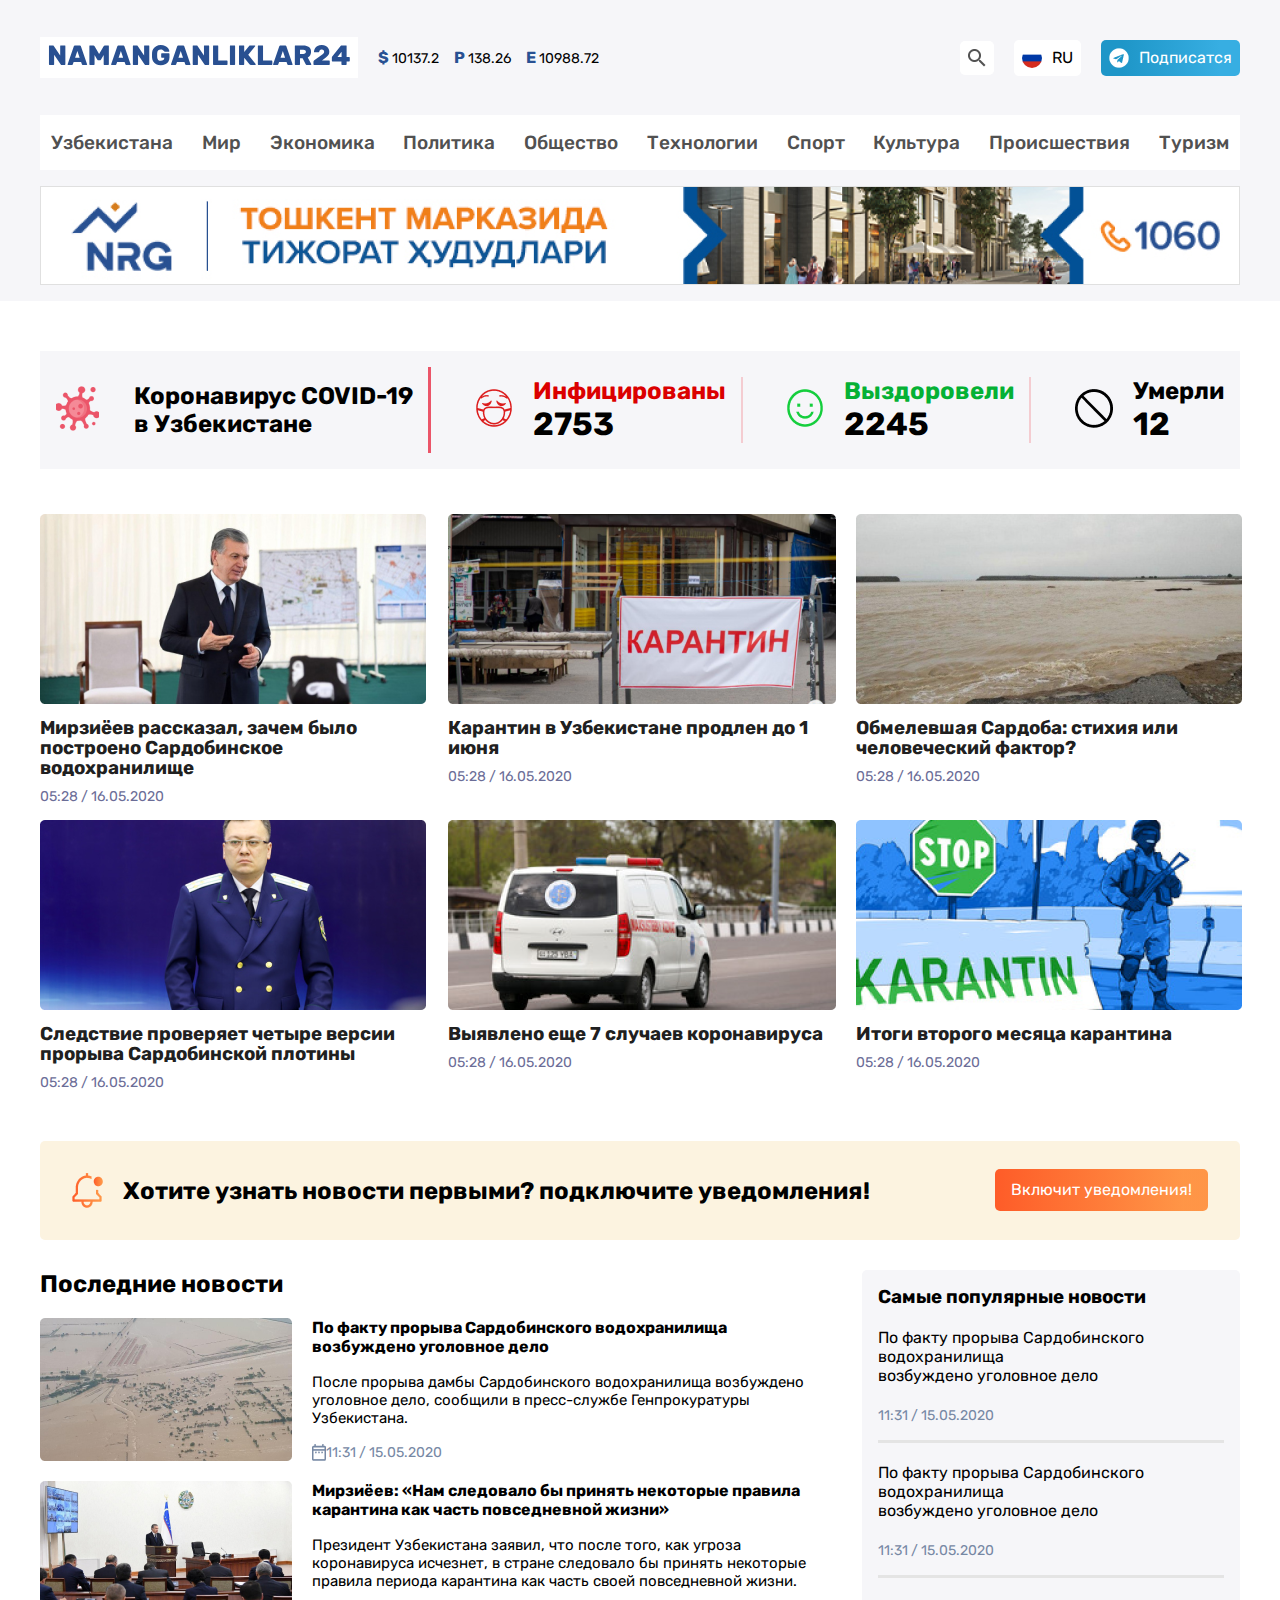
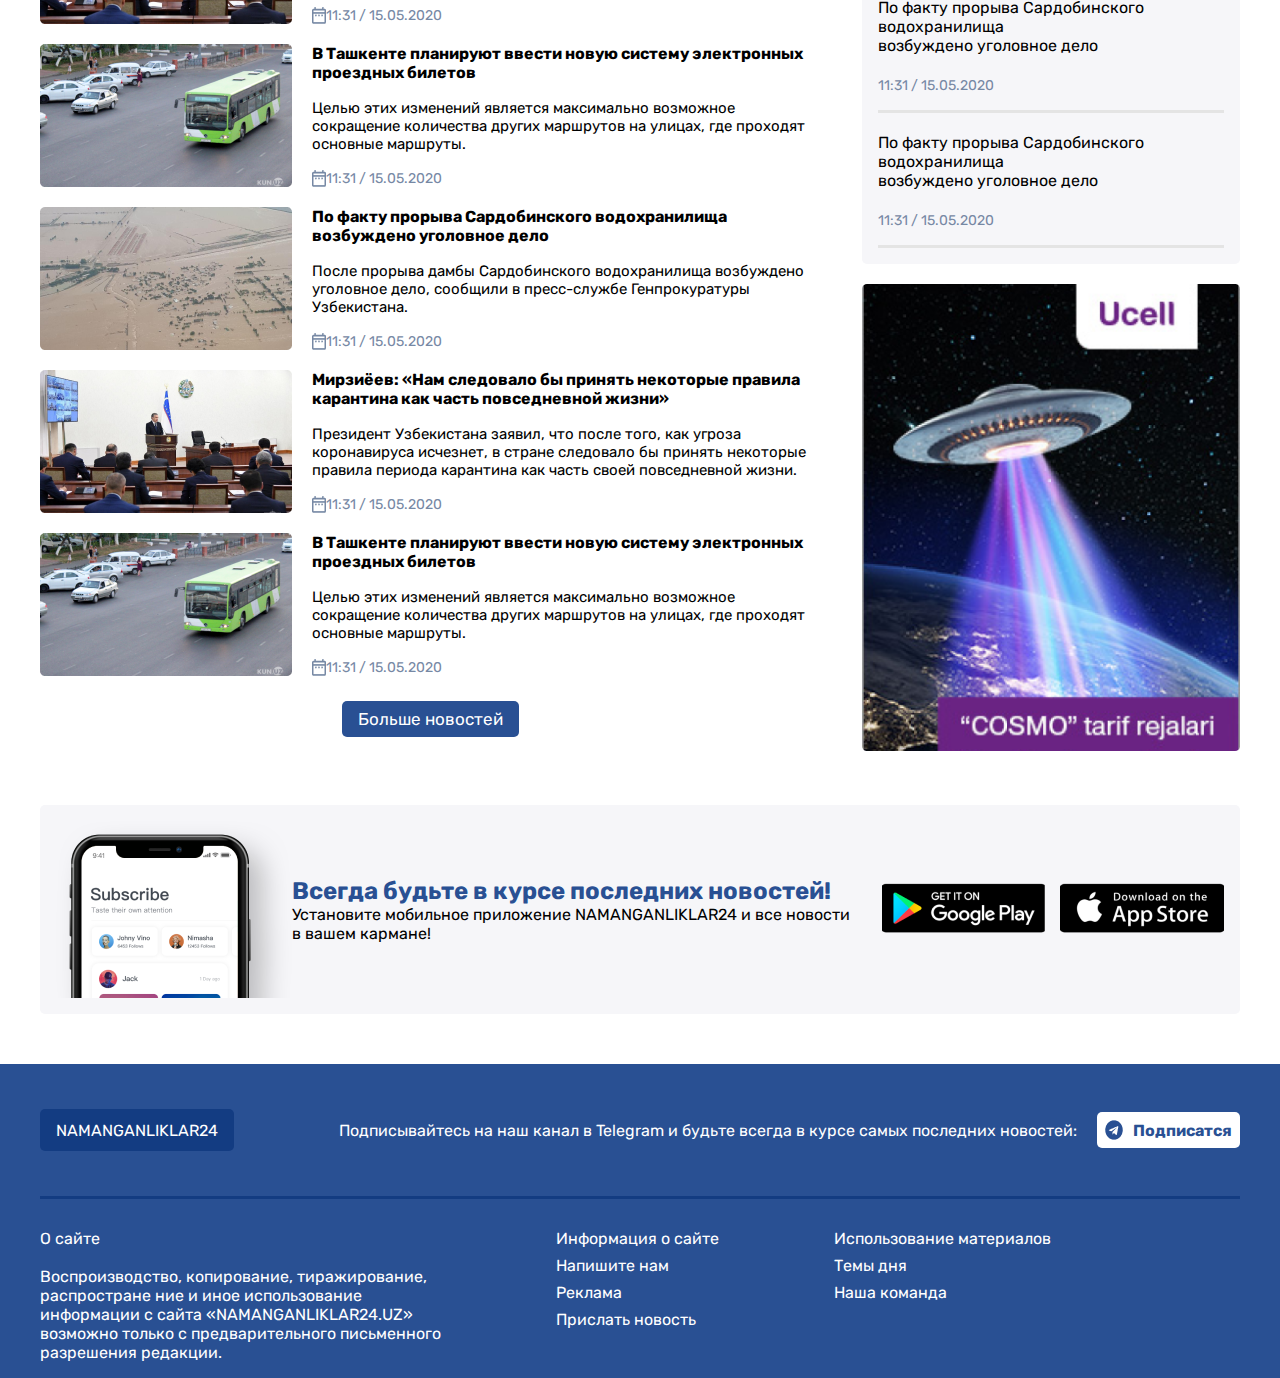
<file: index.html>
<!DOCTYPE html>
<html lang="en">
<head>
    <meta charset="UTF-8">
    <title>namanganliklar</title>
    <link rel="preconnect" href="https://fonts.gstatic.com">
    <link href="https://fonts.googleapis.com/css2?family=Rubik&display=swap" rel="stylesheet">
    <link rel="stylesheet" href="main.css">
</head>
<body>
<header>
    <div class="container">
        <div class="row">
            <div class="logo row">
                <a href="#"><img src="images/logo.svg" alt=""></a>
                <div class="info row">
                    <p><b>$</b> 10137.2 </p>
                    <p><b>P</b> 138.26 </p>
                    <p><b>E</b> 10988.72 </p>
                </div>
            </div>
            <div class="buttons row">
                <a href="#"><img src="images/Vector-4.png" alt=""></a>
                <a href="#"><img class="rus" src="images/Group.png" alt="">RU</a>
                <a class="tg" href="#"><img class="vector" src="images/Vector-3.png" alt="">Подписатся</a>
            </div>
        </div>
        <div class="row menu">
            <a href="#">Узбекистана</a>
            <a href="#">Мир</a>
            <a href="#">Экономика</a>
            <a href="#">Политика</a>
            <a href="#">Общество</a>
            <a href="#">Технологии</a>
            <a href="#">Спорт</a>
            <a href="#">Культура</a>
            <a href="#">Происшествия</a>
            <a href="#">Туризм</a>
        </div>
        <div class="row">
            <img src="images/nrg-banner.png" alt="">
        </div>
    </div>
</header>
<main>
    <div class="container">
        <div class="covid row">
            <div class="in-uzb row">
                <div class="img"><img src="images/2659980%201.png" alt=""></div>
                <div class="text">
                    <h2 class="one">Коронавирус COVID-19 <br>
                        в Узбекистане</h2>
                </div>
            </div>
            <div class="in-uzb row ">
                <div class="img "><img src="images/emojione-monotone_face-with-medical-mask.png" alt=""></div>
                <div class="text two">
                    <h2>Инфицированы</h2>
                    <h1>2753</h1>
                </div>
            </div>
            <div class="in-uzb row ">
                <div class="img"><img src="images/cil_smile.png" alt=""></div>
                <div class="text two">
                    <h2 class="green">Выздоровели</h2>
                    <h1>2245</h1>
                </div>
            </div>
            <div class="in-uzb row">
                <div class="img"><img src="images/Vector.png" alt=""></div>
                <div class="text">
                    <h2 class="dead">Умерли</h2>
                    <h1>12</h1>
                </div>
            </div>
        </div>
        <div class="news">
            <div class="box">
                <img src="images/prezident.png" alt="">
                <h3>Мирзиёев рассказал, зачем было построено
                    Сардобинское водохранилище</h3>
                <p>05:28 / 16.05.2020</p>
            </div>
            <div class="box">
                <img src="images/karantin.png" alt="">
                <h3>Карантин в Узбекистане продлен до 1 июня</h3>
                <p>05:28 / 16.05.2020</p>
            </div>
            <div class="box">
                <img src="images/sardoba.png" alt="">
                <h3>Обмелевшая Сардоба: стихия или
                    человеческий фактор?</h3>
                <p>05:28 / 16.05.2020</p>
            </div>
            <div class="box">
                <img src="images/prokuror.png" alt="">
                <h3>Следствие проверяет четыре версии
                    прорыва Сардобинской плотины</h3>
                <p>05:28 / 16.05.2020</p>
            </div>
            <div class="box">
                <img src="images/tez-yordam.png" alt="">
                <h3>Выявлено еще 7 случаев коронавируса</h3>
                <p>05:28 / 16.05.2020</p>
            </div>
            <div class="box">
                <img src="images/stop-karantin.png" alt="">
                <h3>Итоги второго месяца карантина</h3>
                <p>05:28 / 16.05.2020</p>
            </div>
        </div>
        <div class="notifications row">
            <div class="noti-left row">
                <img src="images/bell-icon.png" alt="">
                <h2>Хотите узнать новости первыми? подключите уведомления!</h2>
            </div>
            <div class="noti-right">
                <a href="#">Включит уведомления!</a>
            </div>
        </div>
        <div class="news">
            <div class="news-left">
                <h2>Последние новости</h2>
                <div class="block row-center">
                    <img src="images/Rectangle%2021.png" alt="">
                    <div class="block-inner">
                        <h4>По факту прорыва Сардобинского водохранилища
                            возбуждено уголовное дело</h4>
                        <p>После прорыва дамбы Сардобинского водохранилища возбуждено уголовное дело, сообщили в
                            пресс-службе Генпрокуратуры Узбекистана.
                        </p>
                        <b class="date row-center">
                            <img src="images/date.png" alt="">
                            11:31 / 15.05.2020
                        </b>
                    </div>
                </div>
                <div class="block row-center">
                    <img src="images/Rectangle%2023.png" alt="">
                    <div class="block-inner">
                        <h4>Мирзиёев: «Нам следовало бы принять некоторые правила
                            карантина как часть повседневной жизни»
                        </h4>
                        <p>Президент Узбекистана заявил, что после того, как угроза коронавируса исчезнет, в стране
                            следовало бы принять некоторые правила периода карантина как часть своей повседневной жизни.
                        </p>
                        <b class="date row-center">
                            <img src="images/date.png" alt="">
                            11:31 / 15.05.2020
                        </b>
                    </div>
                </div>
                <div class="block row-center">
                    <img src="images/Rectangle%2024.png" alt="">
                    <div class="block-inner">
                        <h4>В Ташкенте планируют ввести новую систему электронных проездных билетов

                        </h4>
                        <p>Целью этих изменений является максимально возможное сокращение количества других маршрутов на
                            улицах, где проходят основные маршруты.
                        </p>
                        <b class="date row-center">
                            <img src="images/date.png" alt="">
                            11:31 / 15.05.2020
                        </b>
                    </div>
                </div>
                <div class="block row-center">
                    <img src="images/Rectangle%2021.png" alt="">
                    <div class="block-inner">
                        <h4>По факту прорыва Сардобинского водохранилища
                            возбуждено уголовное дело</h4>
                        <p>После прорыва дамбы Сардобинского водохранилища возбуждено уголовное дело, сообщили в
                            пресс-службе Генпрокуратуры Узбекистана.
                        </p>
                        <b class="date row-center">
                            <img src="images/date.png" alt="">
                            11:31 / 15.05.2020
                        </b>
                    </div>
                </div>
                <div class="block row-center">
                    <img src="images/Rectangle%2023.png" alt="">
                    <div class="block-inner">
                        <h4>Мирзиёев: «Нам следовало бы принять некоторые правила
                            карантина как часть повседневной жизни»
                        </h4>
                        <p>Президент Узбекистана заявил, что после того, как угроза коронавируса исчезнет, в стране
                            следовало бы принять некоторые правила периода карантина как часть своей повседневной жизни.
                        </p>
                        <b class="date row-center">
                            <img src="images/date.png" alt="">
                            11:31 / 15.05.2020
                        </b>
                    </div>
                </div>
                <div class="block row-center">
                    <img src="images/Rectangle%2024.png" alt="">
                    <div class="block-inner">
                        <h4>В Ташкенте планируют ввести новую систему электронных проездных билетов

                        </h4>
                        <p>Целью этих изменений является максимально возможное сокращение количества других маршрутов на
                            улицах, где проходят основные маршруты.
                        </p>
                        <b class="date row-center">
                            <img src="images/date.png" alt="">
                            11:31 / 15.05.2020
                        </b>
                    </div>
                </div>
                <div class="row-center link">
                    <a href="#">Больше новостей</a>
                </div>
            </div>
            <div class="news-right">
                <div class="news-right-inner">
                    <div class="box-inner">
                        <div class="inner">
                            <h3>Cамые популярные новости</h3>
                            <p>По факту прорыва Сардобинского
                                водохранилища <br>
                                возбуждено уголовное дело</p>
                            <b class="date">
                                11:31 / 15.05.2020
                            </b>
                        </div>
                        <div class="inner">
                            <p>По факту прорыва Сардобинского
                                водохранилища <br>
                                возбуждено уголовное дело</p>
                            <b class="date">
                                11:31 / 15.05.2020
                            </b>
                        </div>
                        <div class="inner">
                            <p>По факту прорыва Сардобинского
                                водохранилища <br>
                                возбуждено уголовное дело</p>
                            <b class="date">
                                11:31 / 15.05.2020
                            </b>
                        </div>
                        <div class="inner">
                            <p>По факту прорыва Сардобинского
                                водохранилища <br>
                                возбуждено уголовное дело</p>
                            <b class="date">
                                11:31 / 15.05.2020
                            </b>
                        </div>
                    </div>
                    <img src="images/Rectangle%2041.png" alt="">
                </div>
            </div>
        </div>
        <div class="advertising row">
            <div class="advertising-left row">
                <img src="images/8d89790fc04af6ac0dfe97db84f28cb2%201.png" alt="">
                <div class="advertising-center">
                    <h3>Всегда будьте в курсе последних новостей!</h3>
                    <p>Установите мобильное приложение NAMANGANLIKLAR24
                        и все новости <br> в вашем кармане!</p>
                </div>
            </div>

            <div class="advertising-right row">
                <a href="#"><img src="images/googleplay%201.png" alt=""></a>
                <a href="#"><img src="images/appstore%201.png" alt=""></a>
            </div>
        </div>
    </div>
</main>
<footer>
    <div class="container">
        <div class="row top">
            <div class="footer-logo">
                <a href="#">NAMANGANLIKLAR24</a>
            </div>
            <div class="footer-button row">
                <p>Подписывайтесь на наш канал в Telegram и будьте всегда в курсе самых последних новостей:</p>
                <a href="#"><img class="vector" src="images/Vector-5.png" alt="">Подписатся</a>
            </div>
        </div>
        <div class="bottom row-center">
            <p>О сайте <br> <br>
                Воспроизводство, копирование, тиражирование, <br> распростране ние и иное использование <br> информации с сайта
                «NAMANGANLIKLAR24.UZ» <br> возможно только с предварительного письменного <br> разрешения редакции.
            </p>
            <ul>
                <li><a href="#">Информация о сайте</a></li>
                <li><a href="#">Напишите нам</a></li>
                <li><a href="#">Реклама</a></li>
                <li><a href="#">Прислать новость</a></li>
            </ul>
            <ul>
                <li><a href="#">Использование материалов</a></li>
                <li><a href="#">Темы дня</a></li>
                <li><a href="#">Наша команда</a></li>
            </ul>
        </div>
    </div>
</footer>
</body>
</html>
</file>
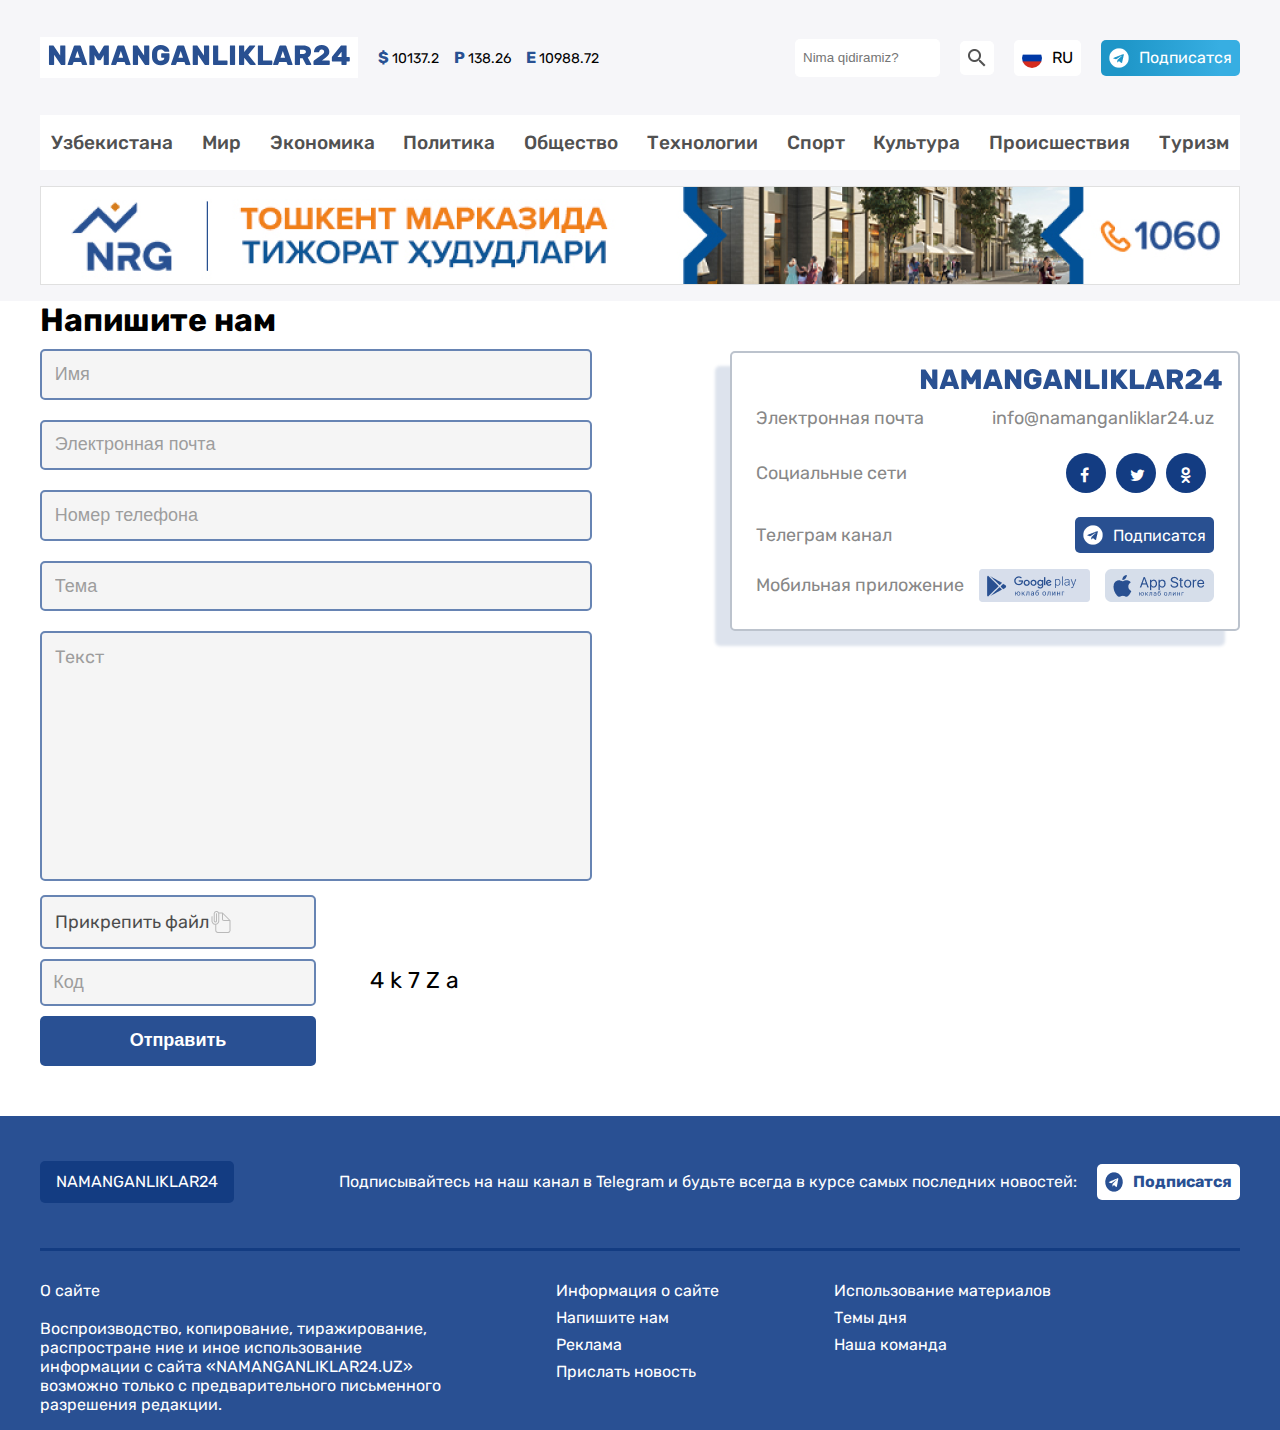
<file: index-4.html>
<!DOCTYPE html>
<html lang="en">
<head>
    <meta charset="UTF-8">
    <title>namanganliklar-4</title>
    <link href="https://fonts.googleapis.com/css2?family=Rubik&display=swap" rel="stylesheet">
    <link rel="stylesheet" href="https://cdnjs.cloudflare.com/ajax/libs/font-awesome/4.7.0/css/font-awesome.min.css">
    <link rel="stylesheet" href="main.css">
</head>
<body>
<header>
    <div class="container">
        <div class="row">
            <div class="logo row">
                <a href="#"><img src="images/logo.svg" alt=""></a>
                <div class="info row">
                    <p><b>$</b> 10137.2 </p>
                    <p><b>P</b> 138.26 </p>
                    <p><b>E</b> 10988.72 </p>
                </div>
            </div>
            <div class="buttons row">
                <form>
                    <input type="search" placeholder="Nima qidiramiz?">
                </form>
                <a href="#"><img src="images/Vector-4.png" alt=""></a>
                <a href="#"><img class="rus" src="images/Group.png" alt="">RU</a>
                <a class="tg" href="#"><img class="vector" src="images/Vector-3.png" alt="">Подписатся</a>
            </div>
        </div>
        <div class="row menu">
            <a href="#">Узбекистана</a>
            <a href="#">Мир</a>
            <a href="#">Экономика</a>
            <a href="#">Политика</a>
            <a href="#">Общество</a>
            <a href="#">Технологии</a>
            <a href="#">Спорт</a>
            <a href="#">Культура</a>
            <a href="#">Происшествия</a>
            <a href="#">Туризм</a>
        </div>
        <div class="row">
            <img src="images/nrg-banner.png" alt="">
        </div>
    </div>
</header>
<main>
    <div class="container row-center">
        <div class="left">
            <h1>Напишите нам</h1>
            <form action="">
                <input type="text" placeholder="Имя">
                <input type="text" placeholder="Электронная почта">
                <input type="text" placeholder="Номер телефона">
                <input type="text" placeholder="Тема">
                <textarea cols="30" rows="10" placeholder="Текст"></textarea>
                <label class="file" for="file">Прикрепить файл<img src="images/Frame.png" alt=""></label>
                <input id="file" type="file">
                <input class="password" type="password" placeholder="Код">
                <label class="pass">4 k 7 Z a</label>
                <button type="submit">Отправить</button>
            </form>
        </div>
        <div class="right">
            <div class="card">
                <div class="row-end">
                    <a href="#">
                        <img src="images/logo.svg" alt="">
                    </a>
                </div>
                <div class="row-padding">
                    <p>Электронная почта</p>
                    <a href="#">info@namanganliklar24.uz</a>
                </div>
                <div class="row-padding">
                    <p>Социальные сети</p>
                    <div class="row-padding">
                        <span> <a href="#"><i class="fa fa-facebook"></i></a></span>
                        <span><a href="#"><i class="fa fa-twitter"></i></a></span>
                        <span><a href="#"><i class="fa fa-odnoklassniki"></i></a></span>
                    </div>
                </div>
                <div class="row-padding">
                    <p>Телеграм канал</p>
                    <a class="tg-dark" href="#"><img class="vector" src="images/Vector-3.png" alt="">Подписатся</a>
                </div>
                <div class="row-padding">
                    <p>Мобильная приложение</p>
                    <img src="images/googlePlay-w%201.png" alt="">
                    <img src="images/appleStore-w%201.png" alt="">
                </div>
            </div>
        </div>
    </div>
</main>
<footer>
    <div class="container">
        <div class="row top">
            <div class="footer-logo">
                <a href="#">NAMANGANLIKLAR24</a>
            </div>
            <div class="footer-button row">
                <p>Подписывайтесь на наш канал в Telegram и будьте всегда в курсе самых последних новостей:</p>
                <a href="#"><img class="vector" src="images/Vector-5.png" alt="">Подписатся</a>
            </div>
        </div>
        <div class="bottom row-center">
            <p>О сайте <br> <br>
                Воспроизводство, копирование, тиражирование, <br> распростране ние и иное использование <br> информации
                с сайта
                «NAMANGANLIKLAR24.UZ» <br> возможно только с предварительного письменного <br> разрешения редакции.
            </p>
            <ul>
                <li><a href="#">Информация о сайте</a></li>
                <li><a href="#">Напишите нам</a></li>
                <li><a href="#">Реклама</a></li>
                <li><a href="#">Прислать новость</a></li>
            </ul>
            <ul>
                <li><a href="#">Использование материалов</a></li>
                <li><a href="#">Темы дня</a></li>
                <li><a href="#">Наша команда</a></li>
            </ul>
        </div>
    </div>
</footer>
</body>
</html>
</file>
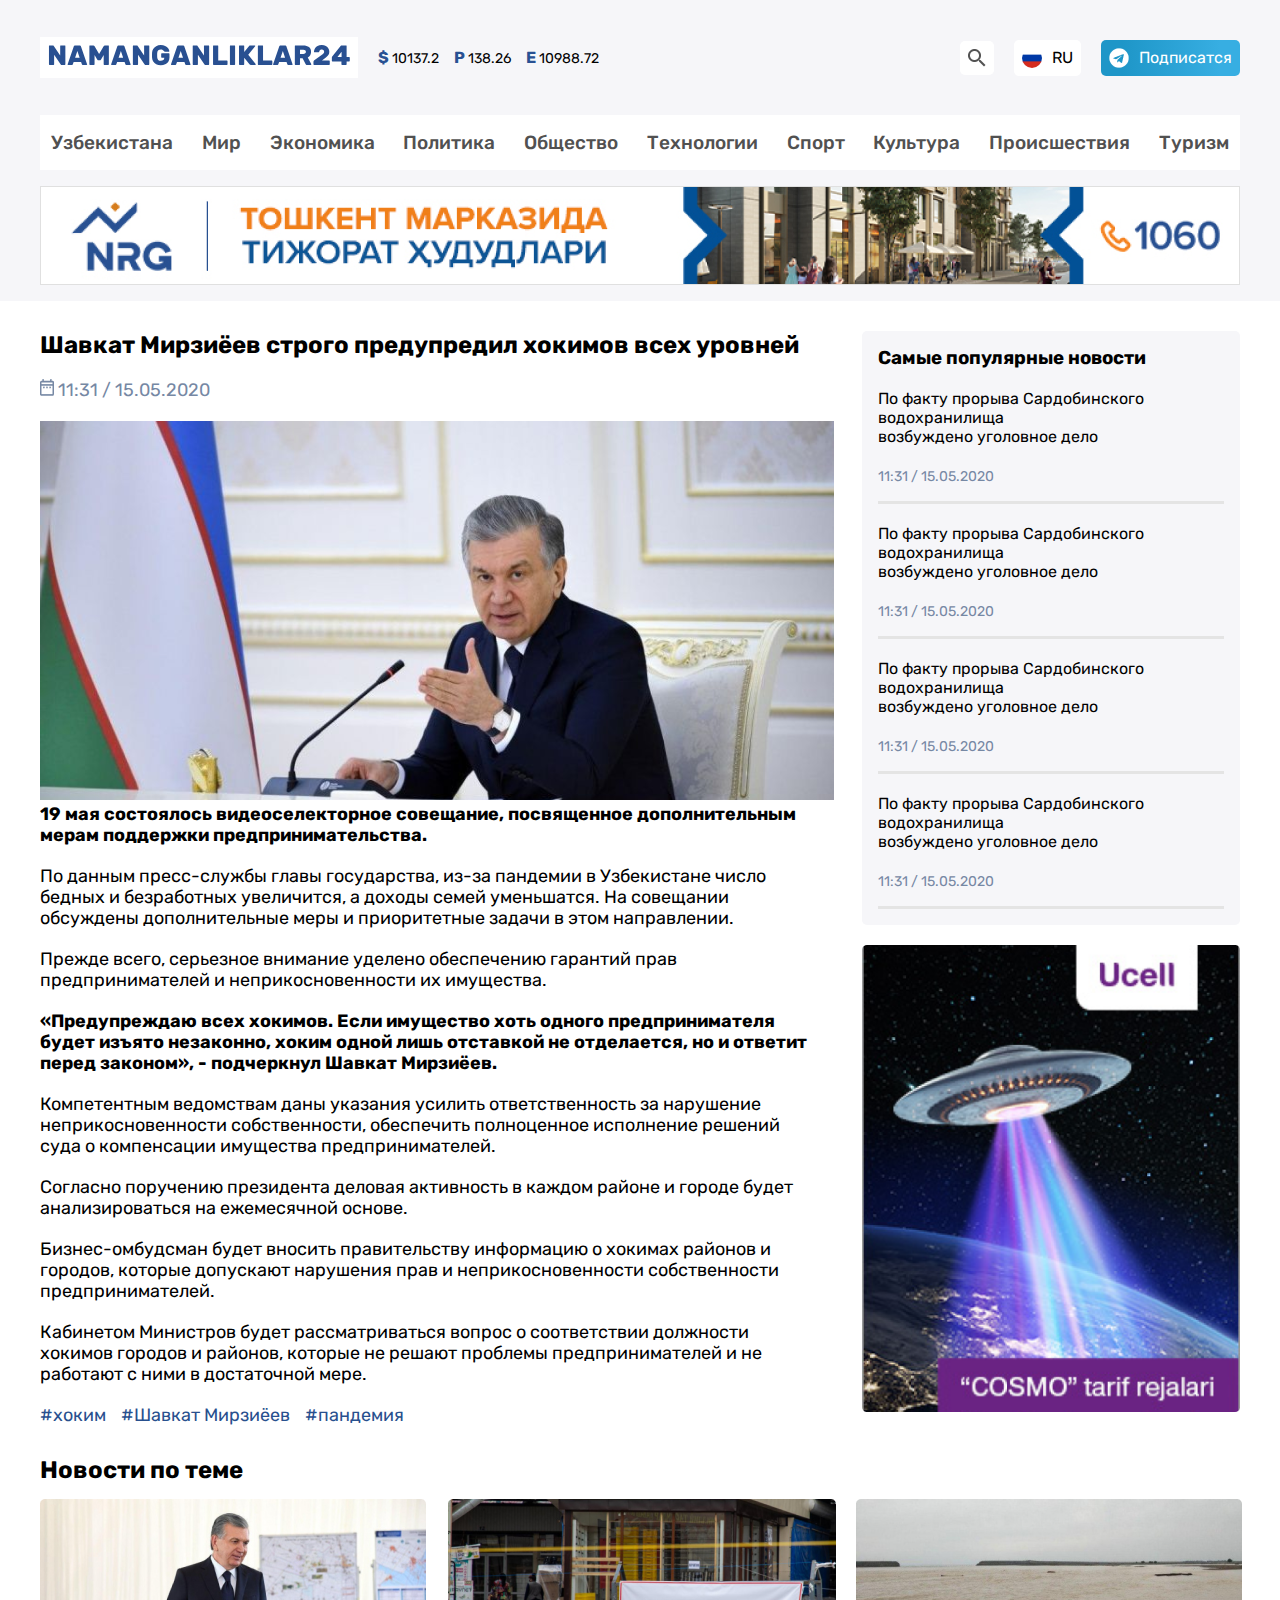
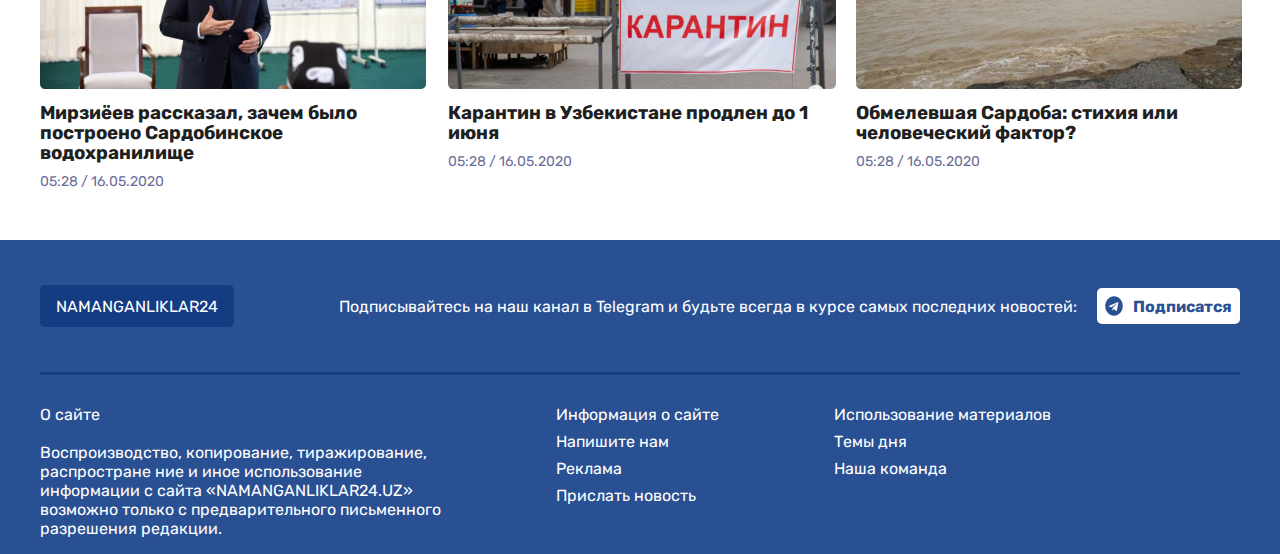
<file: index-three.html>
<!DOCTYPE html>
<html lang="en">
<head>
    <meta charset="UTF-8">
    <title>namanganliklar-3</title>
    <link href="https://fonts.googleapis.com/css2?family=Rubik&display=swap" rel="stylesheet">
    <link rel="stylesheet" href="main.css">
</head>
<body>
<header>
    <div class="container">
        <div class="row">
            <div class="logo row">
                <a href="#"><img src="images/logo.svg" alt=""></a>
                <div class="info row">
                    <p><b>$</b> 10137.2 </p>
                    <p><b>P</b> 138.26 </p>
                    <p><b>E</b> 10988.72 </p>
                </div>
            </div>
            <div class="buttons row">
                <a href="#"><img src="images/Vector-4.png" alt=""></a>
                <a href="#"><img class="rus" src="images/Group.png" alt="">RU</a>
                <a class="tg" href="#"><img class="vector" src="images/Vector-3.png" alt="">Подписатся</a>
            </div>
        </div>
        <div class="row menu">
            <a href="#">Узбекистана</a>
            <a href="#">Мир</a>
            <a href="#">Экономика</a>
            <a href="#">Политика</a>
            <a href="#">Общество</a>
            <a href="#">Технологии</a>
            <a href="#">Спорт</a>
            <a href="#">Культура</a>
            <a href="#">Происшествия</a>
            <a href="#">Туризм</a>
        </div>
        <div class="row">
            <img src="images/nrg-banner.png" alt="">
        </div>
    </div>
</header>
<main>
    <div class="container">
        <div class="news">
            <div class="news-left news-info">
                <h2>Шавкат Мирзиёев строго предупредил хокимов всех уровней</h2>
                <p class="date">
                    <img src="images/date.png" alt="">
                    11:31 / 15.05.2020
                </p>
                <img src="images/Rectangle%2052.png" alt="">
                <b>19 мая состоялось видеоселекторное совещание, посвященное дополнительным мерам поддержки
                    предпринимательства.</b>
                <p> По данным пресс-службы главы государства, из-за пандемии в Узбекистане число бедных и безработных
                    увеличится, а доходы семей уменьшатся. На совещании обсуждены дополнительные меры и приоритетные
                    задачи в этом направлении.
                </p>
                <p>Прежде всего, серьезное внимание уделено обеспечению гарантий прав предпринимателей и
                    неприкосновенности
                    их имущества.</p>
                <b>«Предупреждаю всех хокимов. Если имущество хоть одного предпринимателя будет изъято незаконно, хоким
                    одной лишь отставкой не отделается, но и ответит перед законом», - подчеркнул Шавкат Мирзиёев.</b>
                <p> Компетентным ведомствам даны указания усилить ответственность за нарушение неприкосновенности
                    собственности, обеспечить полноценное исполнение решений суда о компенсации имущества
                    предпринимателей.</p>
                <p> Согласно поручению президента деловая активность в каждом районе и городе будет анализироваться на
                    ежемесячной основе.</p>
                <p>Бизнес-омбудсман будет вносить правительству информацию о хокимах районов и городов, которые допускают
                    нарушения прав и неприкосновенности собственности предпринимателей.</p>
                <p>Кабинетом Министров будет рассматриваться вопрос о соответствии должности хокимов городов и районов,
                    которые не решают проблемы предпринимателей и не работают с ними в достаточной мере.</p>
                <div class="row-center hashtag">
                    <a href="#"> #хоким</a>
                    <a href="#"> #Шавкат Мирзиёев</a>
                    <a href="#"> #пандемия</a>
                </div>
            </div>
            <div class="news-right">
                <div class="news-right-inner">
                    <div class="box-inner">
                        <div class="inner">
                            <h3>Cамые популярные новости</h3>
                            <p>По факту прорыва Сардобинского
                                водохранилища <br>
                                возбуждено уголовное дело</p>
                            <b class="date">
                                11:31 / 15.05.2020
                            </b>
                        </div>
                        <div class="inner">
                            <p>По факту прорыва Сардобинского
                                водохранилища <br>
                                возбуждено уголовное дело</p>
                            <b class="date">
                                11:31 / 15.05.2020
                            </b>
                        </div>
                        <div class="inner">
                            <p>По факту прорыва Сардобинского
                                водохранилища <br>
                                возбуждено уголовное дело</p>
                            <b class="date">
                                11:31 / 15.05.2020
                            </b>
                        </div>
                        <div class="inner">
                            <p>По факту прорыва Сардобинского
                                водохранилища <br>
                                возбуждено уголовное дело</p>
                            <b class="date">
                                11:31 / 15.05.2020
                            </b>
                        </div>
                    </div>
                    <img src="images/Rectangle%2041.png" alt="">
                </div>
            </div>
        </div>
        <div class="news">
            <h2 class="news-theme">Новости по теме</h2>
            <div class="box">
                <img src="images/prezident.png" alt="">
                <h3>Мирзиёев рассказал, зачем было построено
                    Сардобинское водохранилище</h3>
                <p>05:28 / 16.05.2020</p>
            </div>
            <div class="box">
                <img src="images/karantin.png" alt="">
                <h3>Карантин в Узбекистане продлен до 1 июня</h3>
                <p>05:28 / 16.05.2020</p>
            </div>
            <div class="box">
                <img src="images/sardoba.png" alt="">
                <h3>Обмелевшая Сардоба: стихия или
                    человеческий фактор?</h3>
                <p>05:28 / 16.05.2020</p>
            </div>

        </div>
    </div>
</main>
<footer>
    <div class="container">
        <div class="row top">
            <div class="footer-logo">
                <a href="#">NAMANGANLIKLAR24</a>
            </div>
            <div class="footer-button row">
                <p>Подписывайтесь на наш канал в Telegram и будьте всегда в курсе самых последних новостей:</p>
                <a href="#"><img class="vector" src="images/Vector-5.png" alt="">Подписатся</a>
            </div>
        </div>
        <div class="bottom row-center">
            <p>О сайте <br> <br>
                Воспроизводство, копирование, тиражирование, <br> распростране ние и иное использование <br> информации с сайта
                «NAMANGANLIKLAR24.UZ» <br> возможно только с предварительного письменного <br> разрешения редакции.
            </p>
            <ul>
                <li><a href="#">Информация о сайте</a></li>
                <li><a href="#">Напишите нам</a></li>
                <li><a href="#">Реклама</a></li>
                <li><a href="#">Прислать новость</a></li>
            </ul>
            <ul>
                <li><a href="#">Использование материалов</a></li>
                <li><a href="#">Темы дня</a></li>
                <li><a href="#">Наша команда</a></li>
            </ul>
        </div>
    </div>
</footer>
</body>
</html>
</file>
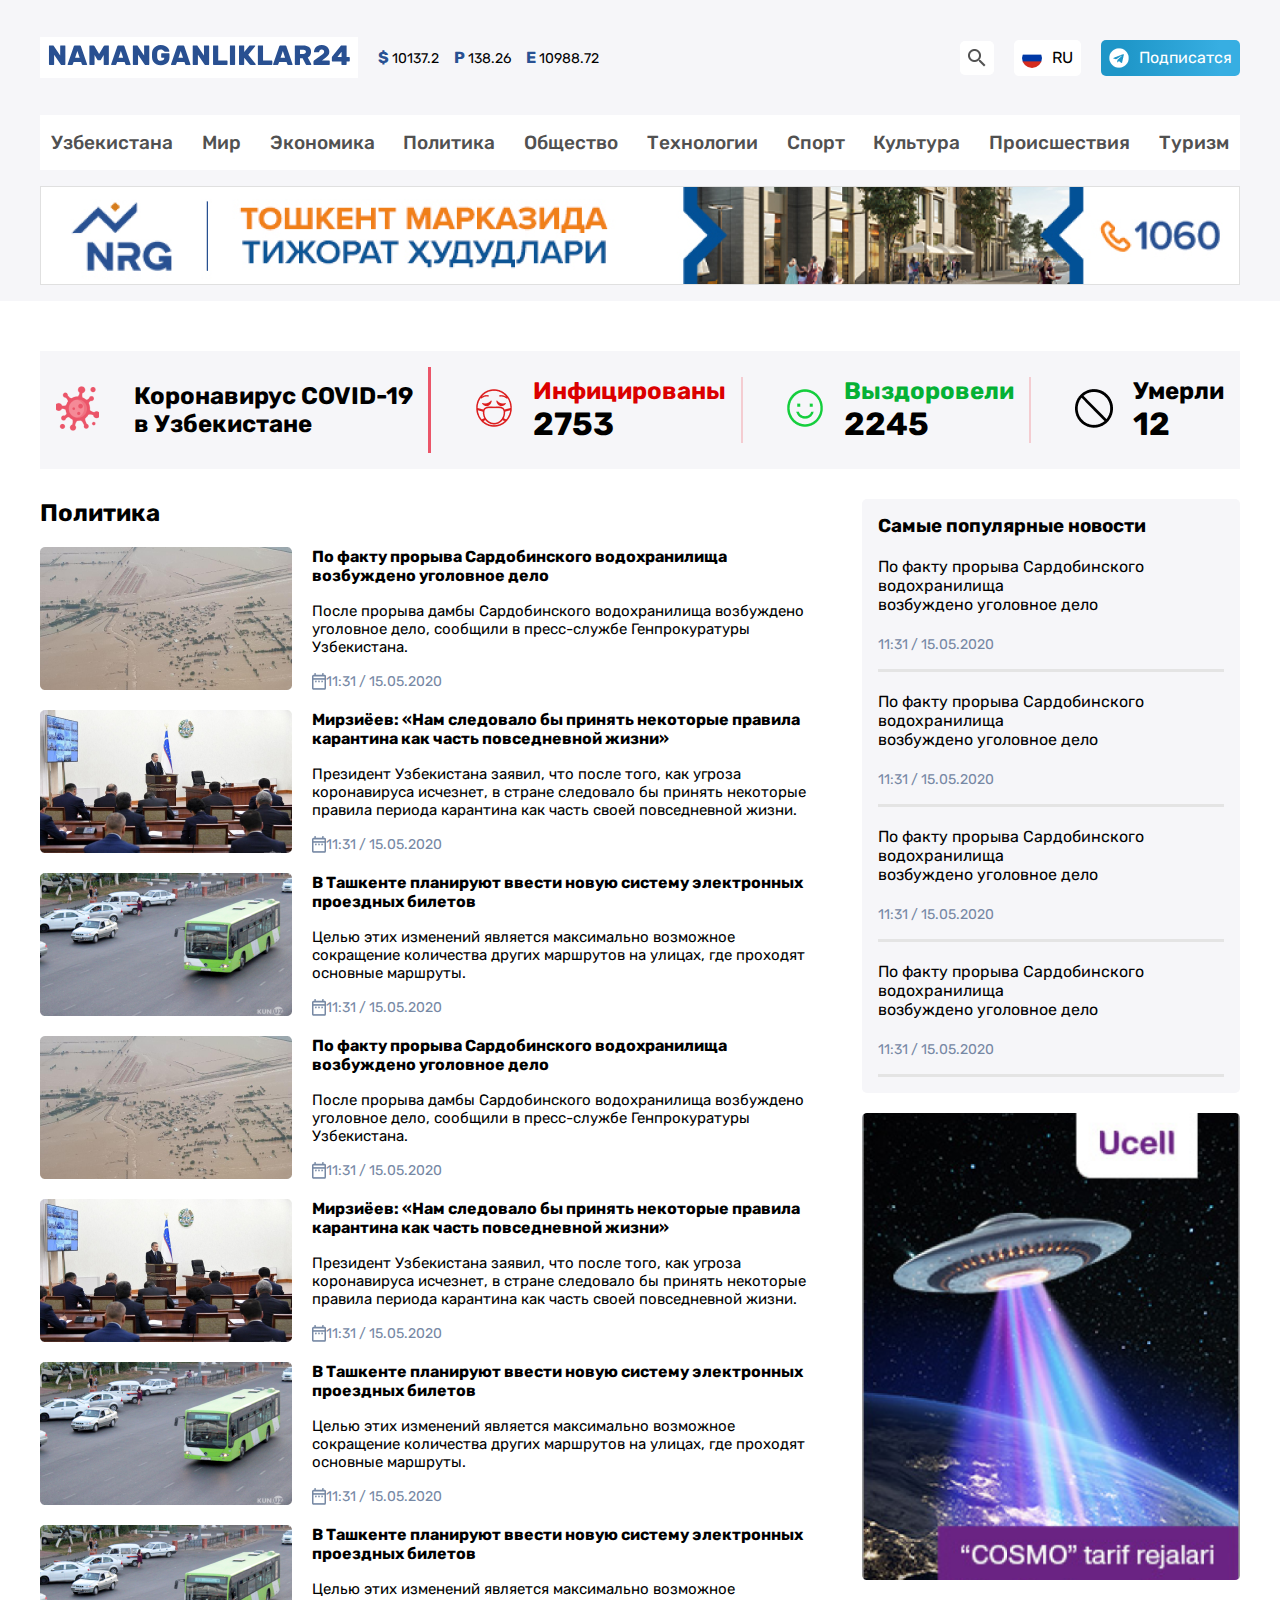
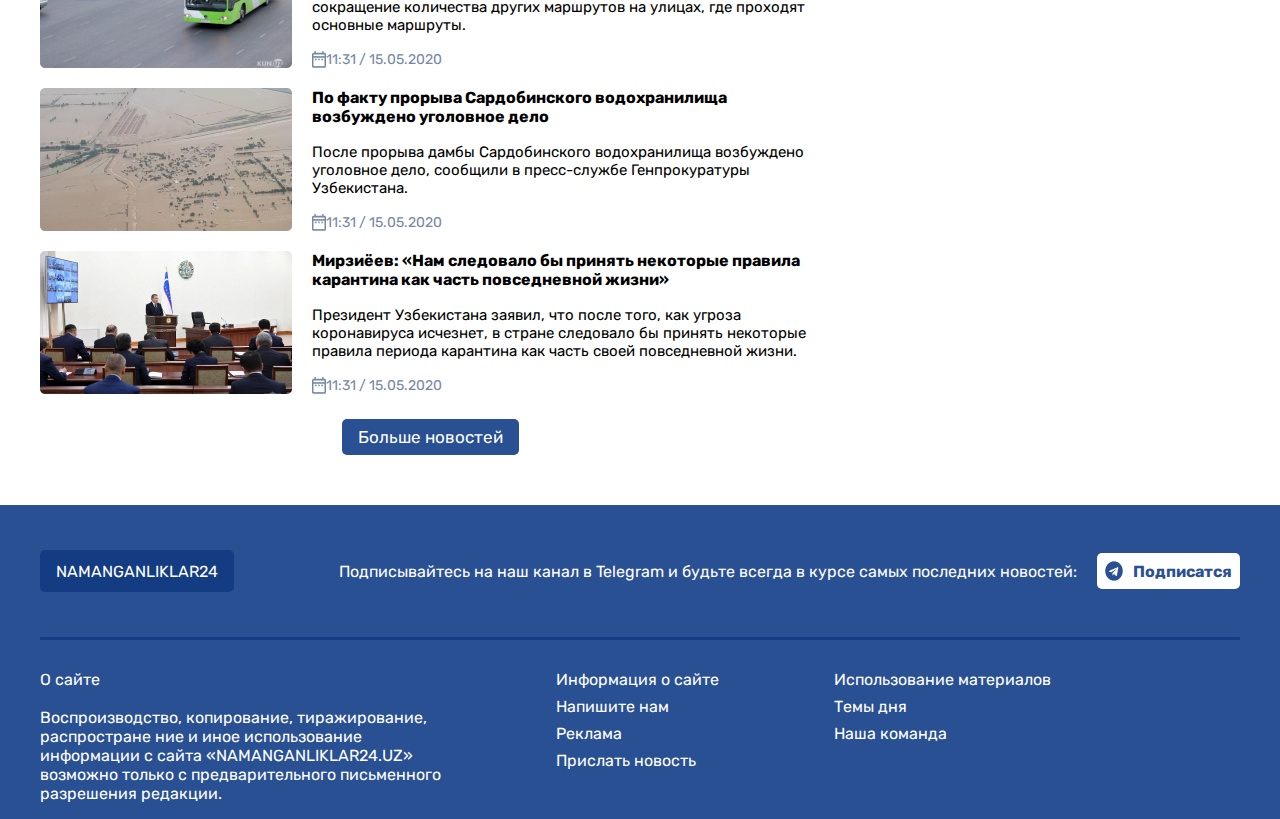
<file: index-two.html>
<!DOCTYPE html>
<html lang="en">
<head>
    <meta charset="UTF-8">
    <title>namanganliklar-2</title>
    <link href="https://fonts.googleapis.com/css2?family=Rubik&display=swap" rel="stylesheet">
    <link rel="stylesheet" href="main.css">
</head>
<body>
<header>
    <div class="container">
        <div class="row">
            <div class="logo row">
                <a href="#"><img src="images/logo.svg" alt=""></a>
                <div class="info row">
                    <p><b>$</b> 10137.2 </p>
                    <p><b>P</b> 138.26 </p>
                    <p><b>E</b> 10988.72 </p>
                </div>
            </div>
            <div class="buttons row">
                <a href="#"><img src="images/Vector-4.png" alt=""></a>
                <a href="#"><img class="rus" src="images/Group.png" alt="">RU</a>
                <a class="tg" href="#"><img class="vector" src="images/Vector-3.png" alt="">Подписатся</a>
            </div>
        </div>
        <div class="row menu">
            <a href="#">Узбекистана</a>
            <a href="#">Мир</a>
            <a href="#">Экономика</a>
            <a href="#">Политика</a>
            <a href="#">Общество</a>
            <a href="#">Технологии</a>
            <a href="#">Спорт</a>
            <a href="#">Культура</a>
            <a href="#">Происшествия</a>
            <a href="#">Туризм</a>
        </div>
        <div class="row">
            <img src="images/nrg-banner.png" alt="">
        </div>
    </div>
</header>
<main>
    <div class="container">
        <div class="covid row">
            <div class="in-uzb row">
                <div class="img"><img src="images/2659980%201.png" alt=""></div>
                <div class="text">
                    <h2 class="one">Коронавирус COVID-19 <br>
                        в Узбекистане</h2>
                </div>
            </div>
            <div class="in-uzb row ">
                <div class="img "><img src="images/emojione-monotone_face-with-medical-mask.png" alt=""></div>
                <div class="text two">
                    <h2>Инфицированы</h2>
                    <h1>2753</h1>
                </div>
            </div>
            <div class="in-uzb row ">
                <div class="img"><img src="images/cil_smile.png" alt=""></div>
                <div class="text two">
                    <h2 class="green">Выздоровели</h2>
                    <h1>2245</h1>
                </div>
            </div>
            <div class="in-uzb row">
                <div class="img"><img src="images/Vector.png" alt=""></div>
                <div class="text">
                    <h2 class="dead">Умерли</h2>
                    <h1>12</h1>
                </div>
            </div>
        </div>
        <div class="news">
            <div class="news-left">
                <h2>Политика</h2>
                <div class="block row-center">
                    <img src="images/Rectangle%2021.png" alt="">
                    <div class="block-inner">
                        <h4>По факту прорыва Сардобинского водохранилища
                            возбуждено уголовное дело</h4>
                        <p>После прорыва дамбы Сардобинского водохранилища возбуждено уголовное дело, сообщили в
                            пресс-службе Генпрокуратуры Узбекистана.
                        </p>
                        <b class="date row-center">
                            <img src="images/date.png" alt="">
                            11:31 / 15.05.2020
                        </b>
                    </div>
                </div>
                <div class="block row-center">
                    <img src="images/Rectangle%2023.png" alt="">
                    <div class="block-inner">
                        <h4>Мирзиёев: «Нам следовало бы принять некоторые правила
                            карантина как часть повседневной жизни»
                        </h4>
                        <p>Президент Узбекистана заявил, что после того, как угроза коронавируса исчезнет, в стране
                            следовало бы принять некоторые правила периода карантина как часть своей повседневной жизни.
                        </p>
                        <b class="date row-center">
                            <img src="images/date.png" alt="">
                            11:31 / 15.05.2020
                        </b>
                    </div>
                </div>
                <div class="block row-center">
                    <img src="images/Rectangle%2024.png" alt="">
                    <div class="block-inner">
                        <h4>В Ташкенте планируют ввести новую систему электронных проездных билетов

                        </h4>
                        <p>Целью этих изменений является максимально возможное сокращение количества других маршрутов на
                            улицах, где проходят основные маршруты.
                        </p>
                        <b class="date row-center">
                            <img src="images/date.png" alt="">
                            11:31 / 15.05.2020
                        </b>
                    </div>
                </div>
                <div class="block row-center">
                    <img src="images/Rectangle%2021.png" alt="">
                    <div class="block-inner">
                        <h4>По факту прорыва Сардобинского водохранилища
                            возбуждено уголовное дело</h4>
                        <p>После прорыва дамбы Сардобинского водохранилища возбуждено уголовное дело, сообщили в
                            пресс-службе Генпрокуратуры Узбекистана.
                        </p>
                        <b class="date row-center">
                            <img src="images/date.png" alt="">
                            11:31 / 15.05.2020
                        </b>
                    </div>
                </div>
                <div class="block row-center">
                    <img src="images/Rectangle%2023.png" alt="">
                    <div class="block-inner">
                        <h4>Мирзиёев: «Нам следовало бы принять некоторые правила
                            карантина как часть повседневной жизни»
                        </h4>
                        <p>Президент Узбекистана заявил, что после того, как угроза коронавируса исчезнет, в стране
                            следовало бы принять некоторые правила периода карантина как часть своей повседневной жизни.
                        </p>
                        <b class="date row-center">
                            <img src="images/date.png" alt="">
                            11:31 / 15.05.2020
                        </b>
                    </div>
                </div>
                <div class="block row-center">
                    <img src="images/Rectangle%2024.png" alt="">
                    <div class="block-inner">
                        <h4>В Ташкенте планируют ввести новую систему электронных проездных билетов

                        </h4>
                        <p>Целью этих изменений является максимально возможное сокращение количества других маршрутов на
                            улицах, где проходят основные маршруты.
                        </p>
                        <b class="date row-center">
                            <img src="images/date.png" alt="">
                            11:31 / 15.05.2020
                        </b>
                    </div>
                </div>
                <div class="block row-center">
                    <img src="images/Rectangle%2024.png" alt="">
                    <div class="block-inner">
                        <h4>В Ташкенте планируют ввести новую систему электронных проездных билетов

                        </h4>
                        <p>Целью этих изменений является максимально возможное сокращение количества других маршрутов на
                            улицах, где проходят основные маршруты.
                        </p>
                        <b class="date row-center">
                            <img src="images/date.png" alt="">
                            11:31 / 15.05.2020
                        </b>
                    </div>
                </div>
                <div class="block row-center">
                    <img src="images/Rectangle%2021.png" alt="">
                    <div class="block-inner">
                        <h4>По факту прорыва Сардобинского водохранилища
                            возбуждено уголовное дело</h4>
                        <p>После прорыва дамбы Сардобинского водохранилища возбуждено уголовное дело, сообщили в
                            пресс-службе Генпрокуратуры Узбекистана.
                        </p>
                        <b class="date row-center">
                            <img src="images/date.png" alt="">
                            11:31 / 15.05.2020
                        </b>
                    </div>
                </div>
                <div class="block row-center">
                    <img src="images/Rectangle%2023.png" alt="">
                    <div class="block-inner">
                        <h4>Мирзиёев: «Нам следовало бы принять некоторые правила
                            карантина как часть повседневной жизни»
                        </h4>
                        <p>Президент Узбекистана заявил, что после того, как угроза коронавируса исчезнет, в стране
                            следовало бы принять некоторые правила периода карантина как часть своей повседневной жизни.
                        </p>
                        <b class="date row-center">
                            <img src="images/date.png" alt="">
                            11:31 / 15.05.2020
                        </b>
                    </div>
                </div>
                <div class="row-center link">
                    <a href="#">Больше новостей</a>
                </div>
            </div>
            <div class="news-right">
                <div class="news-right-inner">
                    <div class="box-inner">
                        <div class="inner">
                            <h3>Cамые популярные новости</h3>
                            <p>По факту прорыва Сардобинского
                                водохранилища <br>
                                возбуждено уголовное дело</p>
                            <b class="date">
                                11:31 / 15.05.2020
                            </b>
                        </div>
                        <div class="inner">
                            <p>По факту прорыва Сардобинского
                                водохранилища <br>
                                возбуждено уголовное дело</p>
                            <b class="date">
                                11:31 / 15.05.2020
                            </b>
                        </div>
                        <div class="inner">
                            <p>По факту прорыва Сардобинского
                                водохранилища <br>
                                возбуждено уголовное дело</p>
                            <b class="date">
                                11:31 / 15.05.2020
                            </b>
                        </div>
                        <div class="inner">
                            <p>По факту прорыва Сардобинского
                                водохранилища <br>
                                возбуждено уголовное дело</p>
                            <b class="date">
                                11:31 / 15.05.2020
                            </b>
                        </div>
                    </div>
                    <img src="images/Rectangle%2041.png" alt="">
                </div>
            </div>
        </div>
    </div>
</main>
<footer>
    <div class="container">
        <div class="row top">
            <div class="footer-logo">
                <a href="#">NAMANGANLIKLAR24</a>
            </div>
            <div class="footer-button row">
                <p>Подписывайтесь на наш канал в Telegram и будьте всегда в курсе самых последних новостей:</p>
                <a href="#"><img class="vector" src="images/Vector-5.png" alt="">Подписатся</a>
            </div>
        </div>
        <div class="bottom row-center">
            <p>О сайте <br> <br>
                Воспроизводство, копирование, тиражирование, <br> распростране ние и иное использование <br> информации с сайта
                «NAMANGANLIKLAR24.UZ» <br> возможно только с предварительного письменного <br> разрешения редакции.
            </p>
            <ul>
                <li><a href="#">Информация о сайте</a></li>
                <li><a href="#">Напишите нам</a></li>
                <li><a href="#">Реклама</a></li>
                <li><a href="#">Прислать новость</a></li>
            </ul>
            <ul>
                <li><a href="#">Использование материалов</a></li>
                <li><a href="#">Темы дня</a></li>
                <li><a href="#">Наша команда</a></li>
            </ul>
        </div>
    </div>
</footer>
</body>
</html>
</file>
<file: main.css>
body {
    margin: 0;
    font-family: 'Rubik', sans-serif;
}

h1, h2, h3, h4, h5, h6, p {
    margin: 0;
    padding: 0;
}

header {
    background: #F6F6F9;
}

.container {
    width: 1200px;
    margin-left: auto;
    margin-right: auto;
}

.row {
    display: flex;
    justify-content: space-between;
    align-items: center;
    padding: 1rem 0;
}

.rus {
    border-radius: 50%;
    margin-right: 10px;
}

.row-center {
    display: flex;
}

.logo a {
    padding: 0.5rem;
    background-color: white;
    margin-right: 20px;
}

.info p {
    margin-right: 15px;
    font-size: 14px;
    line-height: 17px;
}

.info b {
    font-size: 16px;
    line-height: 19px;
    color: #285193;
}

.buttons a {
    padding: 0.5rem;
    background-color: white;
    display: flex;
    align-items: center;
    text-decoration: none;
    border-radius: 5px;
    font-size: 16px;
    line-height: 19px;
    color: black;
    margin-left: 20px;
}

.buttons .tg {
    display: flex;
    background: linear-gradient(90deg, #1E96C8 15.07%, #37AEE2 85.96%);
    color: white;
}

.menu {
    background-color: white;
    padding: 1rem 0.7rem;
}

.menu a {
    font-weight: 500;
    font-size: 19px;
    line-height: 23px;
    color: #515151;
    text-decoration: none;
}

.menu a:hover {
    color: #285193;
}

.covid {
    margin-top: 50px;
    padding: 0 1rem;
    background-color: #F6F6F9;
}

.in-uzb .text {
    margin-left: 20px;
}

.in-uzb .two h2 {
    color: #DB0000;
}

.in-uzb .text .green {
    color: #05B135;
}

.in-uzb .text .dead {
    color: black;
}

.one {
    padding: 15px;
    border-right: 3px solid #EB5569;
}

.two {
    padding-right: 15px;
    border-right: 2px solid #F4CCD1;
}

.box {
    width: 32%;
    margin-top: 15px;
}

.box h3 {
    line-height: 20px;
    color: #202020;
    margin: 10px 0;
}

.box p {
    font-size: 14px;
    line-height: 17px;
    color: #6B6D97;
}

.news {
    margin-top: 30px;
    display: flex;
    justify-content: space-between;
    flex-wrap: wrap;
}

.notifications {
    margin-top: 50px;
    background: rgba(239, 186, 84, 0.18);
    border-radius: 5px;
    padding: 1rem 2rem;
}

.noti-left h2 {
    margin-left: 20px;
}

.noti-right a {
    background: linear-gradient(90deg, #FE5C28 0%, rgba(255, 139, 54, 0.9) 88.43%);
    border-radius: 5px;
    line-height: 24px;
    text-decoration: none;
    color: #FFFFFF;
    padding: 0.7rem 1rem;
}

.news-left {
    width: 65%;
}

.link a {
    background: #295093;
    border-radius: 5px;
    text-decoration: none;
    font-size: 17px;
    line-height: 20px;
    color: #FFFFFF;
    padding: 0.5rem 1rem;
    text-align: center;
}

.link {
    margin-top: 25px;
    justify-content: center;
}

.news-right {
    width: 35%;
}

.block {
    margin-top: 20px;
}

.block-inner {
    padding-left: 20px;
    display: flex;
    justify-content: space-between;
    flex-direction: column;
}

.block-inner p {
    font-size: 15px;
}

.date {
    font-weight: normal;
    font-size: 14px;
    line-height: 17px;
    color: #7688A4;
}

.news-right-inner {
    width: 90%;
    margin-left: auto;
}

.box-inner {
    background: #F6F6F9;
    border-radius: 5px;
    padding: 1rem;
    margin-bottom: 20px;
}

.inner {
    padding-bottom: 1rem;
    border-bottom: 3px solid #E4E4E4;
}

.inner p {
    margin: 20px 0;
}

.news-right-inner img {
    width: 100%;
}

.advertising {
    margin-top: 50px;
    background: #F6F6F9;
    border-radius: 5px;
    padding: 0 1rem 0 1rem;
}

.advertising-right a {
    margin-left: 15px;
}

.advertising-center h3 {
    font-size: 24px;
    line-height: 28px;
    color: #295093;
}

footer {
    background: #295093;
    padding: 1rem;
    color: white;
    margin-top: 50px;
}

.footer-logo {
    background: #133C82;
    border-radius: 5px;
}

.footer-logo a {
    display: block;
    color: #FFFFFF;
    padding: 0.7rem 1rem;
    text-decoration: none;
}

.footer-button a {
    padding: 0.5rem;
    background-color: white;
    align-items: center;
    text-decoration: none;
    border-radius: 5px;
    font-size: 16px;
    line-height: 19px;
    color: #295093;
    margin-left: 20px;
    display: flex;
    font-weight: bold;
}

.vector {
    margin-right: 10px;
}

.top {
    padding-bottom: 2rem;
    border-bottom: 3px solid #133C82;
}

.bottom {
    padding-top: 30px;
}

ul {
    margin-top: 0;
    padding-top: 0;
    margin-left: 75px;
}

ul li {
    list-style: none;
    padding-bottom: 8px;
}

ul li a {
    color: #FFFFFF;
    font-size: 16px;
    line-height: 17px;
    text-decoration: none;
}

.news-info p {
    font-size: 18px;
    line-height: 21px;
    margin: 20px 0;
}

.news-info b {
    font-size: 18px;
    line-height: 21px;
    margin: 20px 0;
}

.hashtag a {
    font-size: 18px;
    line-height: 21px;
    color: #28508E;
    margin-right: 15px;
    text-decoration: none;
}

.news-theme {
    width: 100%;
}

.left input {
    width: 80%;
    margin: 10px auto;
    background: #F1F1F1;
    opacity: 0.7;
    border: 2px solid #285193;
    box-sizing: border-box;
    border-radius: 5px;
    font-size: 18px;
    padding: 0.8rem;
}

.left textarea {
    width: 80%;
    margin: 10px auto;
    background: #F1F1F1;
    opacity: 0.7;
    border: 2px solid #285193;
    box-sizing: border-box;
    border-radius: 5px;
    font-size: 18px;
    padding: 0.8rem;
    resize: none;
    font-family: 'Rubik', sans-serif;
}

#file {
    display: none;
}

.file {
    width: 40%;
    background: #F1F1F1;
    opacity: 0.7;
    border: 2px solid #285193;
    box-sizing: border-box;
    border-radius: 5px;
    font-size: 18px;
    padding: 0.8rem;
    align-items: center;
    display: flex;
}

form .password {
    width: 40%;
    background: #F1F1F1;
    opacity: 0.7;
    border: 2px solid #285193;
    box-sizing: border-box;
    border-radius: 5px;
    font-size: 18px;
    padding: 0.7rem;
}

form button {
    width: 40%;
    height: 50px;
    background: #295093;
    border: 2px solid rgba(40, 81, 147, 0.54);
    box-sizing: border-box;
    border-radius: 5px;
    font-weight: bold;
    font-size: 18px;
    line-height: 21px;
    color: #FFFFFF;
    outline: none;
}

.pass {
    margin-left: 50px;
    font-size: 23px;
    line-height: 29px;
}

.card {
    width: 510px;
    height: 280px;
    background: #FFFFFF;
    border: 2px solid #BCC3CD;
    box-sizing: border-box;
    border-radius: 5px;
    box-shadow: -15px 15px 3px rgba(41, 80, 145, 0.16);
    margin-top: 50px;
    padding: 1rem;
}

.row-end a {
    display: flex;
    align-items: center;
    justify-content: flex-end;
    margin-bottom: 10px;
}

.card .row-padding p {
    font-size: 18px;
    line-height: 21px;
    color: #888888;
}

.card .row-padding a {
    font-size: 18px;
    line-height: 21px;
    color: #888888;
    text-decoration: none;
}

.card .row-padding .tg-dark {
    display: flex;
    align-items: center;
    color: #FFFFFF;
    background: #295091;
    border-radius: 5px;
    padding: 0.5rem;
    text-decoration: none;
    font-size: 16px;
    line-height: 19px;
}

.row-padding span {
    width: 40px;
    height: 40px;
    border-radius: 50%;
    background-color: #133C82;
    padding: 12px 14px;
    box-sizing: border-box;
    margin-left: 10px;
    cursor: pointer;
}

.fa {
    color: #FFFFFF;
    font-size: 16px;
}

.row-padding {
    display: flex;
    justify-content: space-between;
    align-items: center;
    padding: 0.5rem;
}

.row-padding span:hover {
    background-color: #FFFFFF;
    border: 1px solid #133C82;
}

.row-padding span:hover .fa {
    color: #133C82;
}

.buttons input{
    width: 145px;
    height: 38px;
    padding: 0 0.5rem;
    background: #FFFFFF;
    border-radius: 5px;
    border: none;
    outline: none;
}
</file>
